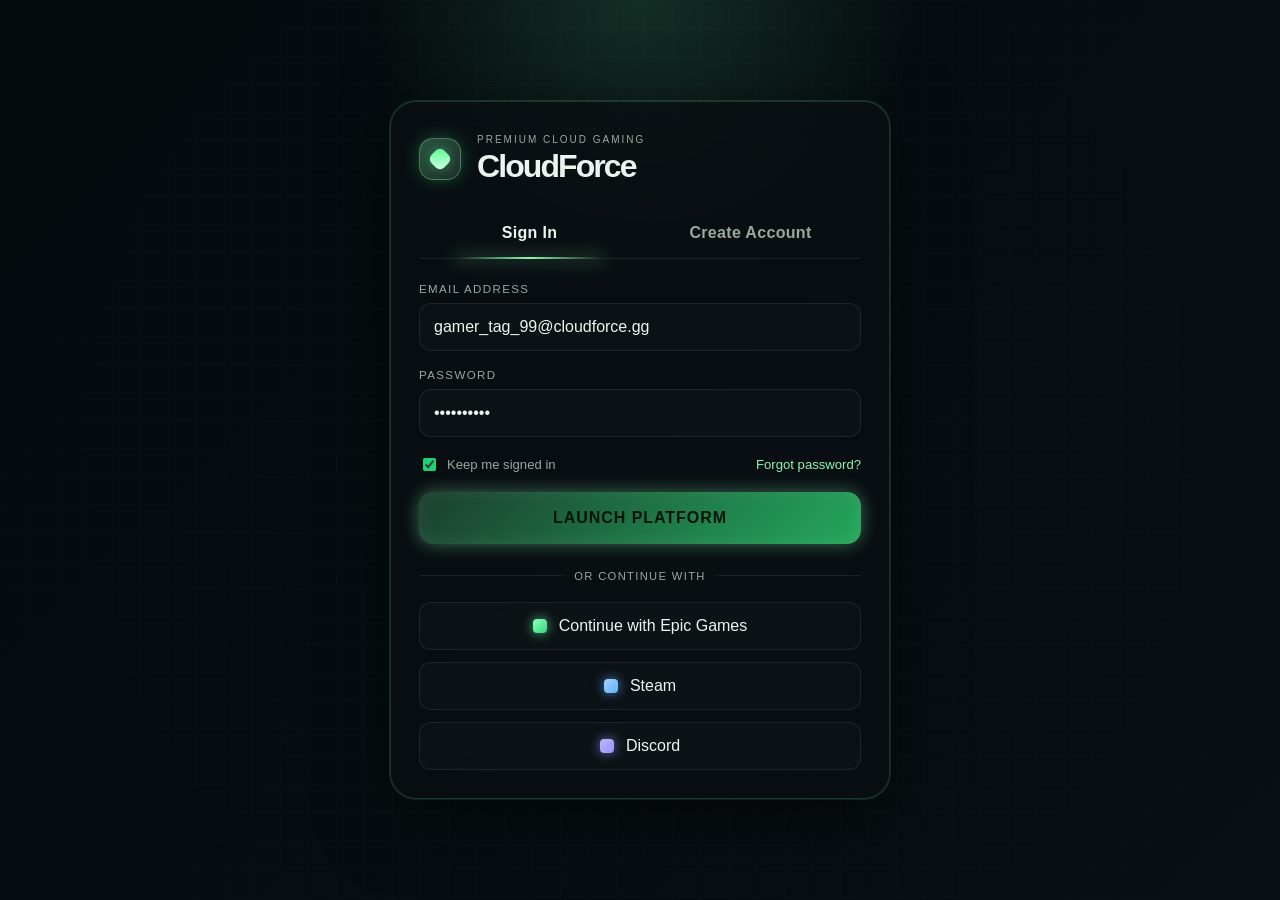
<file: index.html>
<!DOCTYPE html>
<html lang="en">
  <head>
    <meta charset="UTF-8" />
    <meta name="viewport" content="width=device-width, initial-scale=1.0" />
    <title>CloudForce | Premium Cloud Gaming</title>
    <link rel="stylesheet" href="styles.css" />
  </head>
  <body class="auth-page">
    <div class="page-grid"></div>

    <main class="auth-shell">
      <header class="auth-brand">
        <div class="brand-mark"><span></span></div>
        <div class="brand-copy">
          <p class="eyebrow">Premium cloud gaming</p>
          <h1>CloudForce</h1>
        </div>
      </header>

      <nav class="auth-tabs" aria-label="Authentication tabs">
        <button class="tab active" type="button" data-tab="signin">Sign In</button>
        <button class="tab" type="button" data-tab="signup">Create Account</button>
      </nav>

      <section class="auth-panel active" id="signin-panel">
        <label class="field">
          <span>Email Address</span>
          <input type="email" value="gamer_tag_99@cloudforce.gg" />
        </label>

        <label class="field">
          <span>Password</span>
          <input type="password" value="••••••••••" />
        </label>

        <div class="aux-row">
          <label class="checkbox">
            <input type="checkbox" checked />
            <span>Keep me signed in</span>
          </label>
          <a href="#">Forgot password?</a>
        </div>

        <a class="primary-btn launch-link" href="dashboard.html">Launch Platform</a>
      </section>

      <section class="auth-panel" id="signup-panel">
        <label class="field">
          <span>Full Name</span>
          <input type="text" value="Alex Mercer" />
        </label>

        <label class="field">
          <span>Email Address</span>
          <input type="email" value="alex@cloudforce.gg" />
        </label>

        <label class="field">
          <span>Password</span>
          <input type="password" value="••••••••••" />
        </label>

        <label class="field">
          <span>Referral Code</span>
          <input type="text" value="CF-RTX-2026" />
        </label>

        <a class="primary-btn launch-link" href="dashboard.html">Create Account</a>
      </section>

      <div class="divider"><span>or continue with</span></div>

      <div class="oauth-grid">
        <button class="oauth-btn epic" type="button">
          <span class="logo"></span>
          Continue with Epic Games
        </button>
        <button class="oauth-btn steam" type="button">
          <span class="logo"></span>
          Steam
        </button>
        <button class="oauth-btn discord" type="button">
          <span class="logo"></span>
          Discord
        </button>
      </div>
    </main>

    <script src="script.js"></script>
  </body>
</html>
</file>
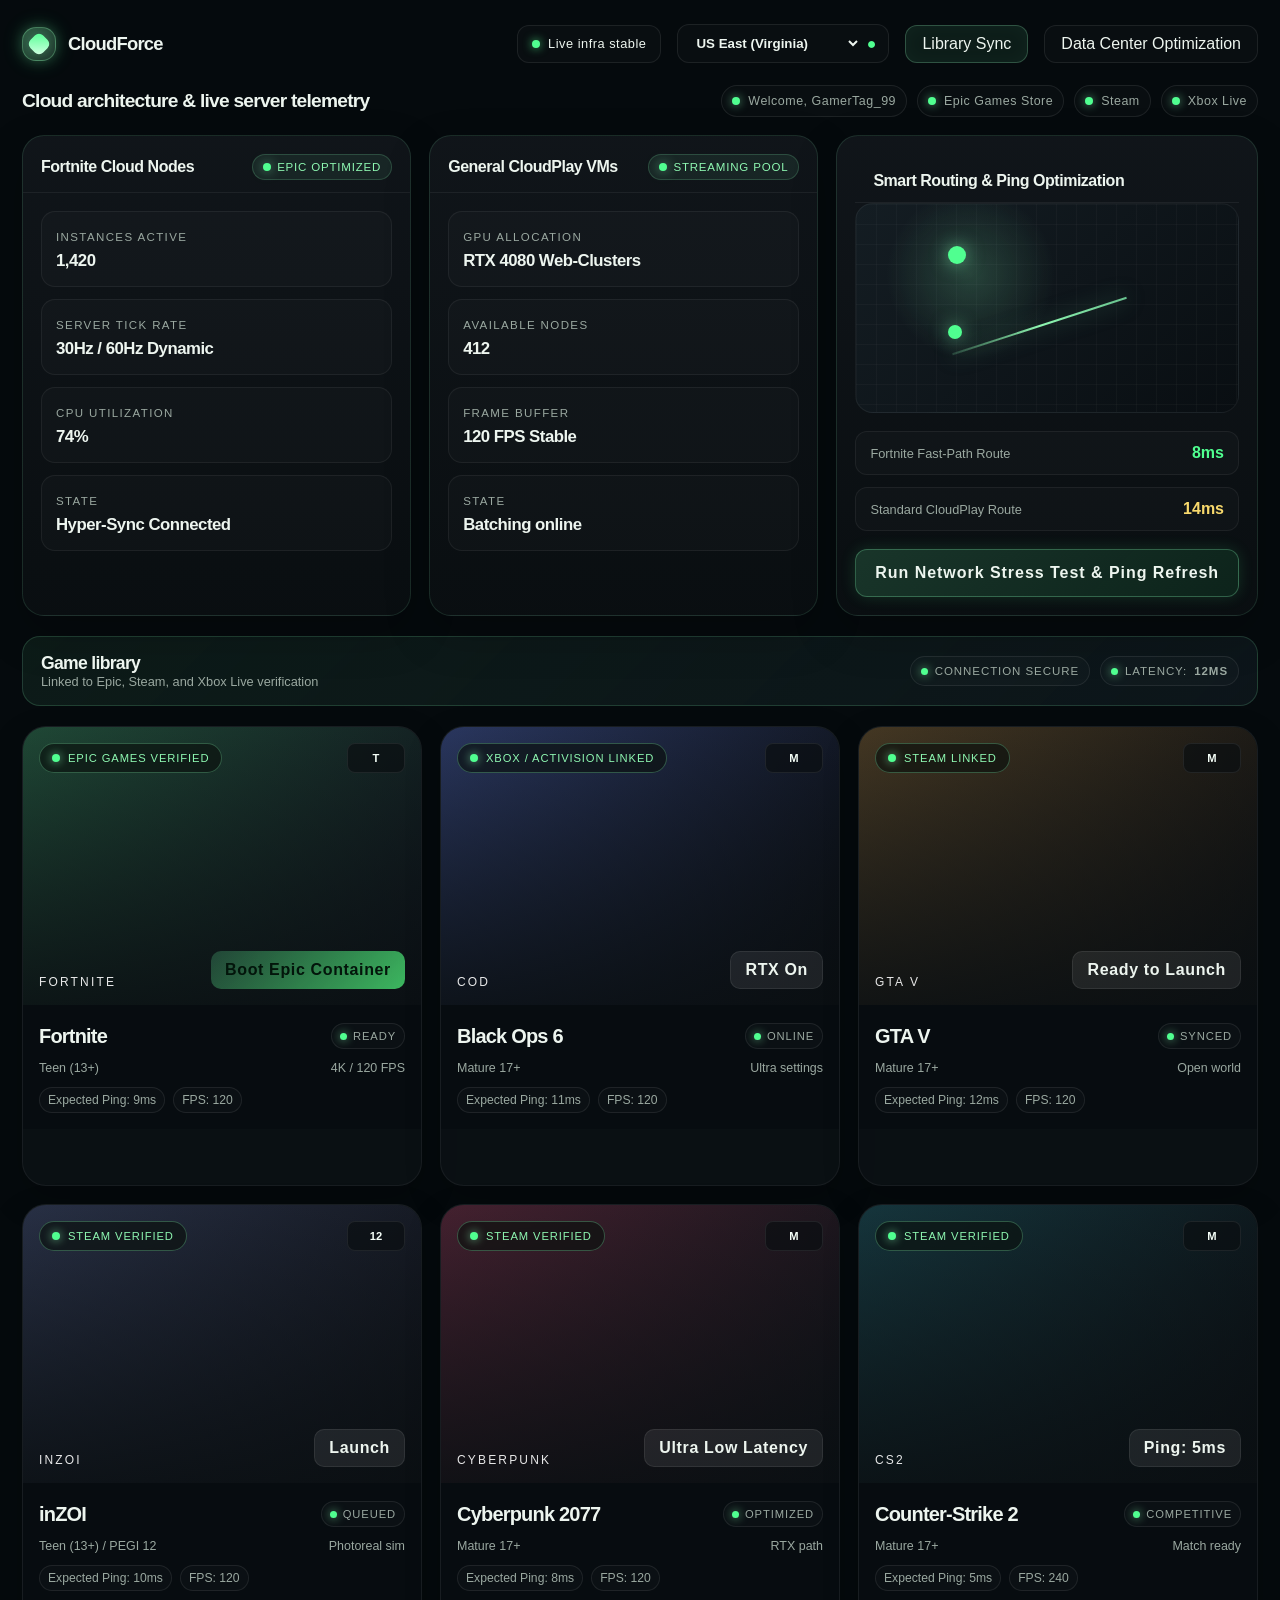
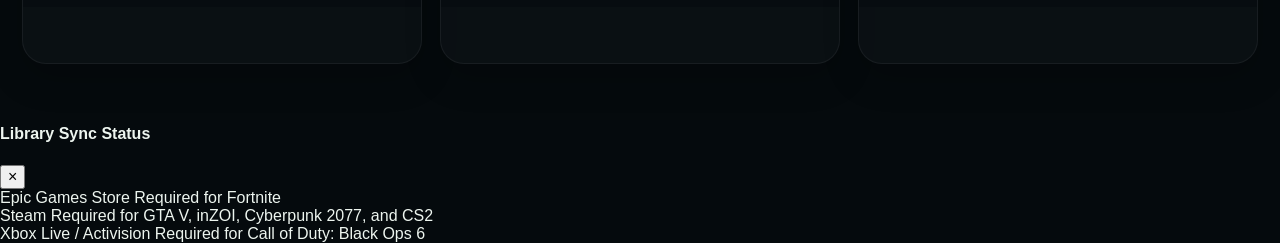
<file: dashboard.html>
<!DOCTYPE html>
<html lang="en">
  <head>
    <meta charset="UTF-8" />
    <meta name="viewport" content="width=device-width, initial-scale=1.0" />
    <title>CloudForce | Premium Cloud Gaming</title>
    <link rel="stylesheet" href="styles.css" />
  </head>
  <body class="dashboard-page">
    <div class="dashboard-shell">
      <header class="topbar">
        <div class="brand-cluster">
          <div class="brand-mark"><span></span></div>
          <h2>CloudForce</h2>
        </div>

        <div class="top-actions">
          <div class="status-pill"><span class="dot"></span> Live infra stable</div>

          <div class="select-shell">
            <select id="serverSelect" aria-label="Select a data center">
              <option value="va">US East (Virginia)</option>
              <option value="or">US West (Oregon)</option>
            </select>
            <span id="serverStatusClass" class="signal optimal">●</span>
          </div>

          <button class="soft-button primary" type="button">Library Sync</button>
          <button class="soft-button" type="button">Data Center Optimization</button>
        </div>
      </header>

      <div class="dashboard-headline">
        <h3>Cloud architecture & live server telemetry</h3>

        <div class="account-badges">
          <span class="account-badge">Welcome, GamerTag_99</span>
          <span class="account-badge">Epic Games Store</span>
          <span class="account-badge">Steam</span>
          <span class="account-badge">Xbox Live</span>
        </div>
      </div>

      <section class="telemetry-grid">
        <div class="server-pool-wrap">
          <article class="panel">
            <div class="panel-header">
              <h4>Fortnite Cloud Nodes</h4>
              <span class="mini-tag">Epic optimized</span>
            </div>
            <div class="panel-body">
              <div class="metric-stack">
                <div class="metric">
                  <span class="label">Instances Active</span>
                  <span class="value">1,420</span>
                </div>
                <div class="metric">
                  <span class="label">Server Tick Rate</span>
                  <span class="value">30Hz / 60Hz Dynamic</span>
                </div>
                <div class="metric">
                  <span class="label">CPU Utilization</span>
                  <span class="value">74%</span>
                </div>
                <div class="metric">
                  <span class="label">State</span>
                  <span class="value green">Hyper-Sync Connected</span>
                </div>
              </div>
            </div>
          </article>

          <article class="panel">
            <div class="panel-header">
              <h4>General CloudPlay VMs</h4>
              <span class="mini-tag">Streaming pool</span>
            </div>
            <div class="panel-body">
              <div class="metric-stack">
                <div class="metric">
                  <span class="label">GPU Allocation</span>
                  <span class="value">RTX 4080 Web-Clusters</span>
                </div>
                <div class="metric">
                  <span class="label">Available Nodes</span>
                  <span class="value">412</span>
                </div>
                <div class="metric">
                  <span class="label">Frame Buffer</span>
                  <span class="value">120 FPS Stable</span>
                </div>
                <div class="metric">
                  <span class="label">State</span>
                  <span class="value green">Batching online</span>
                </div>
              </div>
            </div>
          </article>
        </div>

        <aside class="panel route-panel">
          <div class="panel-header">
            <h4>Smart Routing &amp; Ping Optimization</h4>
          </div>

          <div class="map-box">
            <div class="pin"></div>
            <div class="pin target"></div>
            <div class="map-line"></div>
          </div>

          <div class="route-list">
            <div class="route-item">
              <span class="name" id="routeValue">Fortnite Fast-Path Route</span>
              <span class="latency optimal" id="routeLatency">8ms</span>
            </div>
            <div class="route-item">
              <span class="name">Standard CloudPlay Route</span>
              <span class="latency good">14ms</span>
            </div>
          </div>

          <button class="primary-cta" type="button">Run Network Stress Test &amp; Ping Refresh</button>
        </aside>
      </section>

      <section class="library-banner">
        <div>
          <h4>Game library</h4>
          <div class="meta">Linked to Epic, Steam, and Xbox Live verification</div>
        </div>

        <div class="status-row">
          <span class="status-chip">Connection secure</span>
          <span class="status-chip">Latency: <strong id="latencyText">12ms</strong></span>
        </div>
      </section>

      <section class="games-grid">
        <article class="game-card">
          <div class="card-thumb fortnite">
            <div class="badge-row">
              <span class="ownership-badge">Epic Games Verified</span>
              <span class="rating-badge">T</span>
            </div>
            <div class="card-bottom">
              <span class="game-label">Fortnite</span>
              <button class="card-action primary" type="button">Boot Epic Container</button>
            </div>
          </div>
          <div class="card-body">
            <div class="game-title-row">
              <h5>Fortnite</h5>
              <span class="status-indicator">Ready</span>
            </div>
            <div class="game-meta">
              <span>Teen (13+)</span>
              <span>4K / 120 FPS</span>
            </div>
            <div class="stream-config">
              <span class="chip">Expected Ping: 9ms</span>
              <span class="chip">FPS: 120</span>
            </div>
          </div>
          <div class="hover-overlay">
            <span>Expected Ping: 9ms</span>
            <span>FPS: 120</span>
          </div>
        </article>

        <article class="game-card">
          <div class="card-thumb cod">
            <div class="badge-row">
              <span class="ownership-badge">Xbox / Activision Linked</span>
              <span class="rating-badge">M</span>
            </div>
            <div class="card-bottom">
              <span class="game-label">COD</span>
              <button class="card-action secondary" type="button">RTX On</button>
            </div>
          </div>
          <div class="card-body">
            <div class="game-title-row">
              <h5>Black Ops 6</h5>
              <span class="status-indicator">Online</span>
            </div>
            <div class="game-meta">
              <span>Mature 17+</span>
              <span>Ultra settings</span>
            </div>
            <div class="stream-config">
              <span class="chip">Expected Ping: 11ms</span>
              <span class="chip">FPS: 120</span>
            </div>
          </div>
          <div class="hover-overlay">
            <span>Expected Ping: 11ms</span>
            <span>FPS: 120</span>
          </div>
        </article>

        <article class="game-card">
          <div class="card-thumb gta">
            <div class="badge-row">
              <span class="ownership-badge">Steam Linked</span>
              <span class="rating-badge">M</span>
            </div>
            <div class="card-bottom">
              <span class="game-label">GTA V</span>
              <button class="card-action secondary" type="button">Ready to Launch</button>
            </div>
          </div>
          <div class="card-body">
            <div class="game-title-row">
              <h5>GTA V</h5>
              <span class="status-indicator">Synced</span>
            </div>
            <div class="game-meta">
              <span>Mature 17+</span>
              <span>Open world</span>
            </div>
            <div class="stream-config">
              <span class="chip">Expected Ping: 12ms</span>
              <span class="chip">FPS: 120</span>
            </div>
          </div>
          <div class="hover-overlay">
            <span>Expected Ping: 12ms</span>
            <span>FPS: 120</span>
          </div>
        </article>

        <article class="game-card">
          <div class="card-thumb inzoi">
            <div class="badge-row">
              <span class="ownership-badge">Steam Verified</span>
              <span class="rating-badge">12</span>
            </div>
            <div class="card-bottom">
              <span class="game-label">inZOI</span>
              <button class="card-action secondary" type="button">Launch</button>
            </div>
          </div>
          <div class="card-body">
            <div class="game-title-row">
              <h5>inZOI</h5>
              <span class="status-indicator">Queued</span>
            </div>
            <div class="game-meta">
              <span>Teen (13+) / PEGI 12</span>
              <span>Photoreal sim</span>
            </div>
            <div class="stream-config">
              <span class="chip">Expected Ping: 10ms</span>
              <span class="chip">FPS: 120</span>
            </div>
          </div>
          <div class="hover-overlay">
            <span>Expected Ping: 10ms</span>
            <span>FPS: 120</span>
          </div>
        </article>

        <article class="game-card">
          <div class="card-thumb cyberpunk">
            <div class="badge-row">
              <span class="ownership-badge">Steam Verified</span>
              <span class="rating-badge">M</span>
            </div>
            <div class="card-bottom">
              <span class="game-label">Cyberpunk</span>
              <button class="card-action secondary" type="button">Ultra Low Latency</button>
            </div>
          </div>
          <div class="card-body">
            <div class="game-title-row">
              <h5>Cyberpunk 2077</h5>
              <span class="status-indicator">Optimized</span>
            </div>
            <div class="game-meta">
              <span>Mature 17+</span>
              <span>RTX path</span>
            </div>
            <div class="stream-config">
              <span class="chip">Expected Ping: 8ms</span>
              <span class="chip">FPS: 120</span>
            </div>
          </div>
          <div class="hover-overlay">
            <span>Expected Ping: 8ms</span>
            <span>FPS: 120</span>
          </div>
        </article>

        <article class="game-card">
          <div class="card-thumb cs2">
            <div class="badge-row">
              <span class="ownership-badge">Steam Verified</span>
              <span class="rating-badge">M</span>
            </div>
            <div class="card-bottom">
              <span class="game-label">CS2</span>
              <button class="card-action secondary" type="button">Ping: 5ms</button>
            </div>
          </div>
          <div class="card-body">
            <div class="game-title-row">
              <h5>Counter-Strike 2</h5>
              <span class="status-indicator">Competitive</span>
            </div>
            <div class="game-meta">
              <span>Mature 17+</span>
              <span>Match ready</span>
            </div>
            <div class="stream-config">
              <span class="chip">Expected Ping: 5ms</span>
              <span class="chip">FPS: 240</span>
            </div>
          </div>
          <div class="hover-overlay">
            <span>Expected Ping: 5ms</span>
            <span>FPS: 240</span>
          </div>
        </article>
      </section>
    </div>

    <div id="librarySyncModal" class="modal-overlay" aria-hidden="true">
      <div class="modal-card">
        <div class="modal-header">
          <h4>Library Sync Status</h4>
          <button class="modal-close" type="button">×</button>
        </div>

        <div class="modal-list">
          <div class="sync-row">
            <span>Epic Games Store</span>
            <span class="status ok">Required for Fortnite</span>
          </div>
          <div class="sync-row">
            <span>Steam</span>
            <span class="status ok">Required for GTA V, inZOI, Cyberpunk 2077, and CS2</span>
          </div>
          <div class="sync-row">
            <span>Xbox Live / Activision</span>
            <span class="status ok">Required for Call of Duty: Black Ops 6</span>
          </div>
        </div>
      </div>
    </div>

    <script src="script.js"></script>
  </body>
</html>
</file>
<file: styles.css>
body {
  margin: 0;
  font-family: Inter, "Segoe UI", sans-serif;
  background: #070b0f;
  color: #ecf4ef;
}

* {
  box-sizing: border-box;
}

button,
input {
  font: inherit;
}

:root {
  --bg: #050a0d;
  --bg-soft: #0b1216;
  --panel: rgba(14, 20, 24, 0.9);
  --panel-strong: rgba(18, 24, 29, 0.9);
  --panel-alt: rgba(11, 16, 20, 0.96);
  --line: rgba(126, 236, 171, 0.18);
  --line-soft: rgba(255, 255, 255, 0.08);
  --neon: #8ef7b1;
  --neon-strong: #50ff90;
  --green-deep: #1ad576;
  --cyan: #bdfdee;
  --amber: #f8d96c;
  --danger: #ff9b7d;
  --text: #edf5ef;
  --muted: #9aa8a0;
  --shadow: 0 0 30px rgba(91, 255, 149, 0.28);
}

body.auth-page {
  min-height: 100vh;
  display: grid;
  place-items: center;
  position: relative;
  background:
    radial-gradient(circle at top, rgba(96, 255, 170, 0.14), transparent 25%),
    linear-gradient(135deg, #050a0d 0%, #060d10 45%, #090f13 100%);
  overflow: hidden;
}

.page-grid {
  position: absolute;
  inset: 0;
  background-image:
    linear-gradient(rgba(255,255,255,0.02) 1px, transparent 1px),
    linear-gradient(90deg, rgba(255,255,255,0.02) 1px, transparent 1px);
  background-size: 28px 28px;
  mask-image: radial-gradient(circle at center, black 42%, transparent 100%);
}

.auth-shell {
  width: min(92vw, 500px);
  position: relative;
  padding: 32px 28px 28px;
  border: 1px solid var(--line);
  border-radius: 26px;
  background: rgba(10, 15, 18, 0.78);
  box-shadow: 0 18px 70px rgba(0, 0, 0, 0.55), 0 0 0 1px rgba(110, 255, 182, 0.17);
  backdrop-filter: blur(22px);
}

.auth-brand {
  display: flex;
  align-items: center;
  gap: 16px;
  margin-bottom: 26px;
}

.brand-mark {
  width: 42px;
  height: 42px;
  border-radius: 14px;
  display: grid;
  place-items: center;
  background: linear-gradient(135deg, rgba(116, 255, 174, 0.18), rgba(28, 29, 32, 0.1));
  border: 1px solid rgba(143, 247, 177, 0.4);
  box-shadow: inset 0 0 18px rgba(143, 247, 177, 0.2), 0 0 20px rgba(80, 255, 144, 0.22);
}

.brand-mark span {
  display: block;
  width: 18px;
  height: 18px;
  border-radius: 6px;
  background: linear-gradient(135deg, var(--neon-strong), #d7ffe6);
  transform: rotate(45deg);
  box-shadow: 0 0 18px rgba(126, 236, 171, 0.8);
}

.brand-copy {
  line-height: 1.1;
}

.brand-copy .eyebrow {
  margin: 0;
  font-size: 10px;
  letter-spacing: 0.2em;
  color: var(--muted);
  text-transform: uppercase;
}

.brand-copy h1 {
  margin: 4px 0 0;
  font-size: 2rem;
  font-weight: 800;
  letter-spacing: -0.06em;
}

.auth-tabs {
  display: grid;
  grid-template-columns: repeat(2, minmax(0, 1fr));
  border-bottom: 1px solid rgba(255,255,255,0.08);
  margin-bottom: 24px;
}

.tab {
  position: relative;
  border: none;
  background: transparent;
  color: var(--muted);
  font-weight: 700;
  letter-spacing: 0.02em;
  padding: 14px 12px 16px;
  cursor: pointer;
  transition: color 180ms ease;
}

.tab.active {
  color: var(--text);
}

.tab.active::after {
  content: "";
  position: absolute;
  left: 16%;
  right: 16%;
  bottom: -1px;
  height: 2px;
  background: linear-gradient(90deg, transparent, var(--neon), transparent);
  box-shadow: 0 0 18px rgba(142, 247, 177, 0.9);
}

.auth-panel {
  display: none;
}

.auth-panel.active {
  display: block;
}

.field {
  display: block;
  margin-bottom: 18px;
}

.field span {
  display: block;
  margin-bottom: 8px;
  color: var(--muted);
  font-size: 0.72rem;
  text-transform: uppercase;
  letter-spacing: 0.12em;
}

.field input {
  width: 100%;
  border: 1px solid rgba(255,255,255,0.08);
  color: var(--text);
  background: rgba(255,255,255,0.02);
  border-radius: 12px;
  padding: 14px 14px;
  outline: none;
  transition: border-color 180ms ease, box-shadow 180ms ease, background 180ms ease;
}

.field input:focus {
  border-color: rgba(126, 236, 171, 0.8);
  box-shadow: 0 0 0 4px rgba(126, 236, 171, 0.12), inset 0 0 14px rgba(126, 236, 171, 0.02);
  background: rgba(126, 236, 171, 0.02);
}

.aux-row {
  display: flex;
  align-items: center;
  justify-content: space-between;
  gap: 16px;
  font-size: 0.82rem;
  margin: 8px 0 18px;
}

.checkbox {
  display: inline-flex;
  align-items: center;
  gap: 8px;
  color: var(--muted);
}

.checkbox input {
  accent-color: var(--green-deep);
}

.aux-row a {
  color: var(--neon);
  text-decoration: none;
}

.primary-btn,
.launch-link {
  display: inline-flex;
  align-items: center;
  justify-content: center;
  width: 100%;
  min-height: 52px;
  border: none;
  border-radius: 14px;
  background: linear-gradient(135deg, rgba(100, 255, 162, 0.2), rgba(39, 185, 100, 0.9));
  color: #03150b;
  text-decoration: none;
  font-weight: 800;
  letter-spacing: 0.06em;
  text-transform: uppercase;
  box-shadow: 0 0 18px rgba(126, 236, 171, 0.42), inset 0 0 18px rgba(255,255,255,0.08);
  transition: transform 180ms ease, box-shadow 180ms ease;
}

.primary-btn:hover,
.launch-link:hover {
  transform: translateY(-1px);
  box-shadow: 0 0 28px rgba(126, 236, 171, 0.58), inset 0 0 18px rgba(255,255,255,0.12);
}

.divider {
  position: relative;
  margin: 22px 0 18px;
  text-align: center;
  color: var(--muted);
}

.divider::before {
  content: "";
  position: absolute;
  left: 0;
  right: 0;
  top: 50%;
  height: 1px;
  background: rgba(255,255,255,0.08);
}

.divider span {
  position: relative;
  background: rgba(10, 15, 18, 0.82);
  padding: 0 12px;
  text-transform: uppercase;
  font-size: 0.7rem;
  letter-spacing: 0.12em;
}

.oauth-grid {
  display: grid;
  grid-template-columns: 1fr;
  gap: 12px;
}

.oauth-btn {
  display: flex;
  align-items: center;
  justify-content: center;
  gap: 12px;
  width: 100%;
  min-height: 48px;
  border-radius: 12px;
  border: 1px solid rgba(255,255,255,0.08);
  background: rgba(255,255,255,0.02);
  color: var(--text);
  cursor: pointer;
  transition: border-color 180ms ease, transform 180ms ease, box-shadow 180ms ease;
}

.oauth-btn:hover {
  border-color: rgba(142, 247, 177, 0.4);
  transform: translateY(-1px);
  box-shadow: 0 0 16px rgba(110, 255, 182, 0.12);
}

.logo {
  display: inline-block;
  width: 14px;
  height: 14px;
  border-radius: 4px;
  position: relative;
}

.oauth-btn.epic .logo {
  background: linear-gradient(135deg, #96ffbe, #2fd77e);
  box-shadow: 0 0 12px rgba(95, 255, 169, 0.7);
}

.oauth-btn.steam .logo {
  background: linear-gradient(135deg, #a2d5ff, #61aeff);
  box-shadow: 0 0 12px rgba(97, 174, 255, 0.7);
}

.oauth-btn.discord .logo {
  background: linear-gradient(135deg, #b8b7ff, #9f90ff);
  box-shadow: 0 0 12px rgba(156, 149, 255, 0.7);
}

body.dashboard-page {
  background: #050a0d;
  color: var(--text);
}

.dashboard-shell {
  max-width: 1440px;
  margin: 0 auto;
  padding: 24px 22px 40px;
}

.topbar {
  display: flex;
  align-items: center;
  justify-content: space-between;
  gap: 20px;
  margin-bottom: 22px;
}

.brand-cluster {
  display: flex;
  align-items: center;
  gap: 12px;
}

.brand-cluster .brand-mark {
  width: 34px;
  height: 34px;
}

.brand-cluster h2 {
  margin: 0;
  font-size: 1.15rem;
  letter-spacing: -0.04em;
}

.top-actions {
  display: flex;
  align-items: center;
  gap: 16px;
  flex-wrap: wrap;
}

.status-pill,
.soft-button,
.select-shell {
  display: inline-flex;
  align-items: center;
  justify-content: center;
  min-height: 38px;
  border-radius: 12px;
  border: 1px solid rgba(255,255,255,0.08);
  background: rgba(255,255,255,0.02);
  color: var(--text);
}

.status-pill {
  padding: 0 14px;
  font-size: 0.8rem;
  letter-spacing: 0.04em;
}

.status-pill .dot {
  width: 8px;
  height: 8px;
  border-radius: 50%;
  margin-right: 8px;
  background: var(--neon-strong);
  box-shadow: 0 0 10px rgba(82, 255, 144, 0.8);
}

.soft-button {
  padding: 0 16px;
  cursor: pointer;
  color: var(--text);
}

.soft-button.primary {
  background: rgba(120, 255, 172, 0.08);
  border-color: rgba(153, 255, 191, 0.24);
  box-shadow: inset 0 0 18px rgba(126,236,171,0.04);
}

.select-shell {
  padding: 0 12px 0 14px;
  min-width: 212px;
}

.select-shell select {
  flex: 1;
  border: none;
  outline: none;
  background: transparent;
  color: var(--text);
  padding: 10px 8px 10px 0;
  font-weight: 600;
}

.select-shell .signal {
  color: var(--neon-strong);
  font-size: 1rem;
  margin-left: 6px;
}

.signal.optimal {
  color: var(--neon-strong);
}

.signal.good {
  color: var(--amber);
}

.dashboard-headline {
  display: flex;
  align-items: center;
  justify-content: space-between;
  gap: 16px;
  margin-bottom: 18px;
}

.dashboard-headline h3 {
  margin: 0;
  font-size: 1.2rem;
  letter-spacing: -0.04em;
}

.account-badges {
  display: flex;
  align-items: center;
  gap: 10px;
  flex-wrap: wrap;
}

.account-badge {
  display: inline-flex;
  align-items: center;
  gap: 8px;
  padding: 8px 10px;
  border: 1px solid rgba(255,255,255,0.08);
  background: rgba(255,255,255,0.02);
  border-radius: 999px;
  font-size: 0.78rem;
  letter-spacing: 0.04em;
  color: var(--muted);
}

.account-badge::before {
  content: "";
  width: 8px;
  height: 8px;
  border-radius: 50%;
  background: var(--neon-strong);
  box-shadow: 0 0 10px rgba(126, 236, 171, 0.7);
}

.telemetry-grid {
  display: grid;
  grid-template-columns: 1.7fr 0.9fr;
  gap: 18px;
  margin-bottom: 20px;
}

.server-pool-wrap {
  display: grid;
  grid-template-columns: repeat(2, minmax(0, 1fr));
  gap: 18px;
}

.panel {
  background: linear-gradient(180deg, rgba(17,22,27,0.95), rgba(10,15,18,0.95));
  border: 1px solid rgba(136,255,184,0.12);
  border-radius: 22px;
  overflow: hidden;
  box-shadow: 0 18px 45px rgba(0,0,0,0.22);
}

.panel-header {
  display: flex;
  align-items: center;
  justify-content: space-between;
  gap: 12px;
  padding: 18px 18px 12px;
  border-bottom: 1px solid rgba(255,255,255,0.06);
}

.panel-header h4 {
  margin: 0;
  font-size: 1rem;
  letter-spacing: -0.03em;
}

.mini-tag {
  display: inline-flex;
  align-items: center;
  gap: 6px;
  padding: 6px 10px;
  border-radius: 999px;
  background: rgba(126,236,171,0.08);
  border: 1px solid rgba(126,236,171,0.2);
  color: var(--neon);
  font-size: 0.72rem;
  letter-spacing: 0.07em;
  text-transform: uppercase;
}

.mini-tag::before {
  content: "";
  width: 8px;
  height: 8px;
  border-radius: 50%;
  background: var(--neon-strong);
  box-shadow: 0 0 12px rgba(126,236,171,0.7);
}

.panel-body {
  padding: 18px;
}

.metric-stack {
  display: grid;
  gap: 12px;
}

.metric {
  padding: 15px 14px;
  border-radius: 14px;
  background: rgba(255,255,255,0.02);
  border: 1px solid rgba(255,255,255,0.06);
}

.metric .label {
  color: var(--muted);
  font-size: 0.72rem;
  text-transform: uppercase;
  letter-spacing: 0.12em;
}

.metric .value {
  display: block;
  margin-top: 6px;
  font-weight: 700;
  font-size: 1.05rem;
  letter-spacing: -0.03em;
}

.route-panel {
  padding: 18px;
}

.map-box {
  position: relative;
  height: 210px;
  border-radius: 18px;
  background:
    radial-gradient(circle at 30% 34%, rgba(126,236,171,0.2), transparent 28%),
    linear-gradient(135deg, rgba(20,29,35,1), rgba(9,14,18,1));
  border: 1px solid rgba(255,255,255,0.06);
  overflow: hidden;
}

.map-box::before {
  content: "";
  position: absolute;
  inset: 0;
  background-image:
    linear-gradient(rgba(255,255,255,0.026) 1px, transparent 1px),
    linear-gradient(90deg, rgba(255,255,255,0.026) 1px, transparent 1px);
  background-size: 20px 20px;
}

.pin,
.pin.target {
  position: absolute;
  width: 14px;
  height: 14px;
  border-radius: 50%;
  background: var(--neon-strong);
  box-shadow: 0 0 18px rgba(126,236,171,0.7);
}

.pin {
  left: 24%;
  top: 58%;
}

.pin.target {
  right: 16%;
  top: 20%;
  width: 18px;
  height: 18px;
}

.map-line {
  position: absolute;
  inset: 0;
}

.map-line::before {
  content: "";
  position: absolute;
  left: 24%;
  top: 58%;
  width: 48%;
  height: 2px;
  background: linear-gradient(90deg, rgba(126,236,171,0.2), var(--neon), rgba(126,236,171,0.8));
  transform: rotate(-18deg);
  box-shadow: 0 0 20px rgba(126,236,171,0.5);
}

.route-list {
  margin-top: 18px;
  display: grid;
  gap: 12px;
}

.route-item {
  display: flex;
  justify-content: space-between;
  align-items: center;
  gap: 12px;
  padding: 12px 14px;
  border-radius: 12px;
  background: rgba(255,255,255,0.02);
  border: 1px solid rgba(255,255,255,0.06);
}

.route-item .name {
  font-size: 0.8rem;
  color: var(--muted);
}

.route-item .latency {
  font-weight: 700;
}

.route-item .latency.optimal {
  color: var(--neon-strong);
}

.route-item .latency.good {
  color: #f8d96c;
}

.primary-cta {
  margin-top: 18px;
  width: 100%;
  min-height: 48px;
  border: 1px solid rgba(126,236,171,0.3);
  background: linear-gradient(135deg, rgba(102,255,165,0.16), rgba(39,185,100,0.12));
  color: var(--text);
  border-radius: 12px;
  font-weight: 700;
  letter-spacing: 0.06em;
  cursor: pointer;
  box-shadow: 0 0 16px rgba(80,255,144,0.14);
}

.library-banner {
  margin: 18px 0 20px;
  display: flex;
  align-items: center;
  justify-content: space-between;
  gap: 20px;
  flex-wrap: wrap;
  padding: 16px 18px;
  border-radius: 18px;
  background: linear-gradient(135deg, rgba(116,255,176,0.07), rgba(13,22,27,0.95));
  border: 1px solid rgba(126,236,171,0.18);
}

.library-banner h4 {
  margin: 0;
  font-size: 1.1rem;
  letter-spacing: -0.04em;
}

.library-banner .meta {
  color: var(--muted);
  font-size: 0.8rem;
}

.library-banner .status-row {
  display: flex;
  align-items: center;
  gap: 10px;
  flex-wrap: wrap;
}

.status-chip {
  display: inline-flex;
  align-items: center;
  gap: 7px;
  padding: 8px 10px;
  border-radius: 999px;
  font-size: 0.72rem;
  letter-spacing: 0.08em;
  text-transform: uppercase;
  border: 1px solid rgba(255,255,255,0.08);
  background: rgba(255,255,255,0.02);
  color: var(--muted);
}

.status-chip::before {
  content: "";
  width: 7px;
  height: 7px;
  border-radius: 50%;
  background: var(--neon-strong);
  box-shadow: 0 0 10px rgba(126,236,171,0.8);
}

.games-grid {
  display: grid;
  grid-template-columns: repeat(3, minmax(0, 1fr));
  gap: 18px;
}

.game-card {
  position: relative;
  border-radius: 24px;
  overflow: hidden;
  background: rgba(12, 17, 21, 0.9);
  border: 1px solid rgba(255,255,255,0.06);
  min-height: 460px;
  box-shadow: 0 14px 36px rgba(0,0,0,0.2);
  transition: transform 180ms ease, box-shadow 180ms ease, border-color 180ms ease;
}

.game-card:hover {
  transform: translateY(-4px);
  border-color: rgba(126,236,171,0.24);
  box-shadow: 0 22px 42px rgba(0,0,0,0.35), 0 0 22px rgba(79,255,144,0.12);
}

.card-thumb {
  position: relative;
  height: 278px;
  padding: 16px;
  display: flex;
  flex-direction: column;
  justify-content: space-between;
  background-size: cover;
  background-position: center;
}

.card-thumb::after {
  content: "";
  position: absolute;
  inset: 0;
  background: linear-gradient(180deg, rgba(10,15,18,0.15), rgba(10,15,18,0.86));
}

.card-thumb > * {
  position: relative;
  z-index: 1;
}

.card-thumb.fortnite {
  background-image: linear-gradient(120deg, rgba(72, 180, 120, 0.4), rgba(20,23,36,0.65)), url('https://images.unsplash.com/photo-1542751371-adc38448a05e?auto=format&fit=crop&w=900&q=80');
}

.card-thumb.cod {
  background-image: linear-gradient(120deg, rgba(108, 137, 255, 0.38), rgba(11, 13, 18, 0.7)), url('https://images.unsplash.com/photo-1511512578047-dfb367046420?auto=format&fit=crop&w=900&q=80');
}

.card-thumb.gta {
  background-image: linear-gradient(120deg, rgba(255, 185, 89, 0.28), rgba(18, 17, 17, 0.74)), url('https://images.unsplash.com/photo-1542751371-adc38448a05e?auto=format&fit=crop&w=900&q=80');
}

.card-thumb.inzoi {
  background-image: linear-gradient(120deg, rgba(149, 168, 255, 0.25), rgba(18, 20, 27, 0.82)), url('https://images.unsplash.com/photo-1493711662062-fa541adb3fc8?auto=format&fit=crop&w=900&q=80');
}

.card-thumb.cyberpunk {
  background-image: linear-gradient(120deg, rgba(255, 90, 141, 0.28), rgba(18, 21, 27, 0.8)), url('https://images.unsplash.com/photo-1526379095098-d400fd0bf935?auto=format&fit=crop&w=900&q=80');
}

.card-thumb.cs2 {
  background-image: linear-gradient(120deg, rgba(58, 176, 196, 0.28), rgba(12, 15, 20, 0.82)), url('https://images.unsplash.com/photo-1550745165-9bc0b252726f?auto=format&fit=crop&w=900&q=80');
}

.badge-row {
  display: flex;
  align-items: center;
  justify-content: space-between;
  gap: 12px;
}

.ownership-badge {
  display: inline-flex;
  align-items: center;
  gap: 8px;
  padding: 8px 12px;
  border-radius: 999px;
  font-size: 0.7rem;
  letter-spacing: 0.08em;
  text-transform: uppercase;
  background: rgba(12, 18, 14, 0.65);
  border: 1px solid rgba(126,236,171,0.3);
  color: var(--neon);
  backdrop-filter: blur(10px);
}

.ownership-badge::before {
  content: "";
  width: 8px;
  height: 8px;
  border-radius: 50%;
  background: var(--neon-strong);
  box-shadow: 0 0 10px rgba(126,236,171,0.8);
}

.ownership-badge.unverified {
  border-color: rgba(255,255,255,0.08);
  color: #dfe7e4;
}

.ownership-badge.unverified::before {
  background: #c7d5d0;
}

.rating-badge {
  display: inline-flex;
  align-items: center;
  justify-content: center;
  min-width: 58px;
  min-height: 30px;
  padding: 5px 8px;
  border-radius: 8px;
  border: 1px solid rgba(255,255,255,0.08);
  background: rgba(10,15,18,0.7);
  color: #f5fff8;
  font-weight: 800;
  font-size: 0.7rem;
}

.card-bottom {
  display: flex;
  align-items: flex-end;
  justify-content: space-between;
  gap: 10px;
}

.game-label {
  font-size: 0.75rem;
  letter-spacing: 0.18em;
  color: rgba(255,255,255,0.9);
  text-transform: uppercase;
}

.card-action {
  display: inline-flex;
  align-items: center;
  justify-content: center;
  border: none;
  min-height: 38px;
  padding: 0 14px;
  border-radius: 10px;
  font-weight: 700;
  letter-spacing: 0.04em;
  cursor: pointer;
}

.card-action.primary {
  background: linear-gradient(135deg, rgba(114,255,175,0.2), rgba(66,201,104,0.9));
  color: #03150b;
}

.card-action.secondary {
  background: rgba(255,255,255,0.08);
  color: var(--text);
  border: 1px solid rgba(255,255,255,0.08);
}

.card-body {
  padding: 18px 16px 16px;
  background: rgba(8, 12, 16, 0.96);
}

.game-title-row {
  display: flex;
  align-items: center;
  justify-content: space-between;
  gap: 10px;
}

.game-title-row h5 {
  margin: 0;
  font-size: 1.25rem;
  letter-spacing: -0.04em;
}

.status-indicator {
  display: inline-flex;
  align-items: center;
  gap: 6px;
  padding: 6px 8px;
  border-radius: 999px;
  font-size: 0.7rem;
  letter-spacing: 0.08em;
  text-transform: uppercase;
  border: 1px solid rgba(255,255,255,0.08);
  background: rgba(255,255,255,0.02);
  color: var(--muted);
}

.status-indicator::before {
  content: "";
  width: 7px;
  height: 7px;
  border-radius: 50%;
  background: var(--neon-strong);
  box-shadow: 0 0 10px rgba(126,236,171,0.8);
}

.game-meta {
  margin-top: 12px;
  display: flex;
  align-items: center;
  justify-content: space-between;
  gap: 12px;
  color: var(--muted);
  font-size: 0.78rem;
}

.stream-config {
  display: flex;
  align-items: center;
  gap: 8px;
  flex-wrap: wrap;
  margin-top: 12px;
  color: var(--muted);
  font-size: 0.76rem;
}

.stream-config .chip {
  display: inline-flex;
  align-items: center;
  padding: 5px 8px;
  border-radius: 999px;
  border: 1px solid rgba(255,255,255,0.08);
  background: rgba(255,255,255,0.02);
}

.game-card:hover .stream-config {
  color: var(--text);
}

.game-card .hover-overlay {
  position: absolute;
  inset: auto 14px 12px 14px;
  transform: translateY(12px);
  opacity: 0;
  transition: opacity 200ms ease, transform 200ms ease;
  display: flex;
  justify-content: space-between;
  gap: 8px;
  flex-wrap: wrap;
  padding: 10px 12px;
  background: rgba(8, 12, 16, 0.8);
  border: 1px solid rgba(126,236,171,0.2);
  backdrop-filter: blur(12px);
  border-radius: 12px;
}

.game-card:hover .hover-overlay {
  opacity: 1;
  transform: translateY(0);
}

.hover-overlay span {
  display: inline-flex;
  align-items: center;
  gap: 6px;
  color: var(--text);
  font-size: 0.72rem;
}

.hover-overlay span::before {
  content: "";
  width: 6px;
  height: 6px;
  border-radius: 50%;
  background: var(--neon-strong);
  box-shadow: 0 0 8px rgba(126,236,171,0.8);
}

@media (max-width: 980px) {
  .telemetry-grid {
    grid-template-columns: 1fr;
  }

  .games-grid {
    grid-template-columns: repeat(2, minmax(0, 1fr));
  }
}

@media (max-width: 760px) {
  .auth-shell {
    padding: 24px 20px 20px;
  }

  .auth-brand {
    margin-bottom: 20px;
  }

  .server-pool-wrap {
    grid-template-columns: 1fr;
  }

  .games-grid {
    grid-template-columns: 1fr;
  }

  .topbar,
  .dashboard-headline,
  .library-banner {
    flex-direction: column;
    align-items: stretch;
  }
}
</file>
